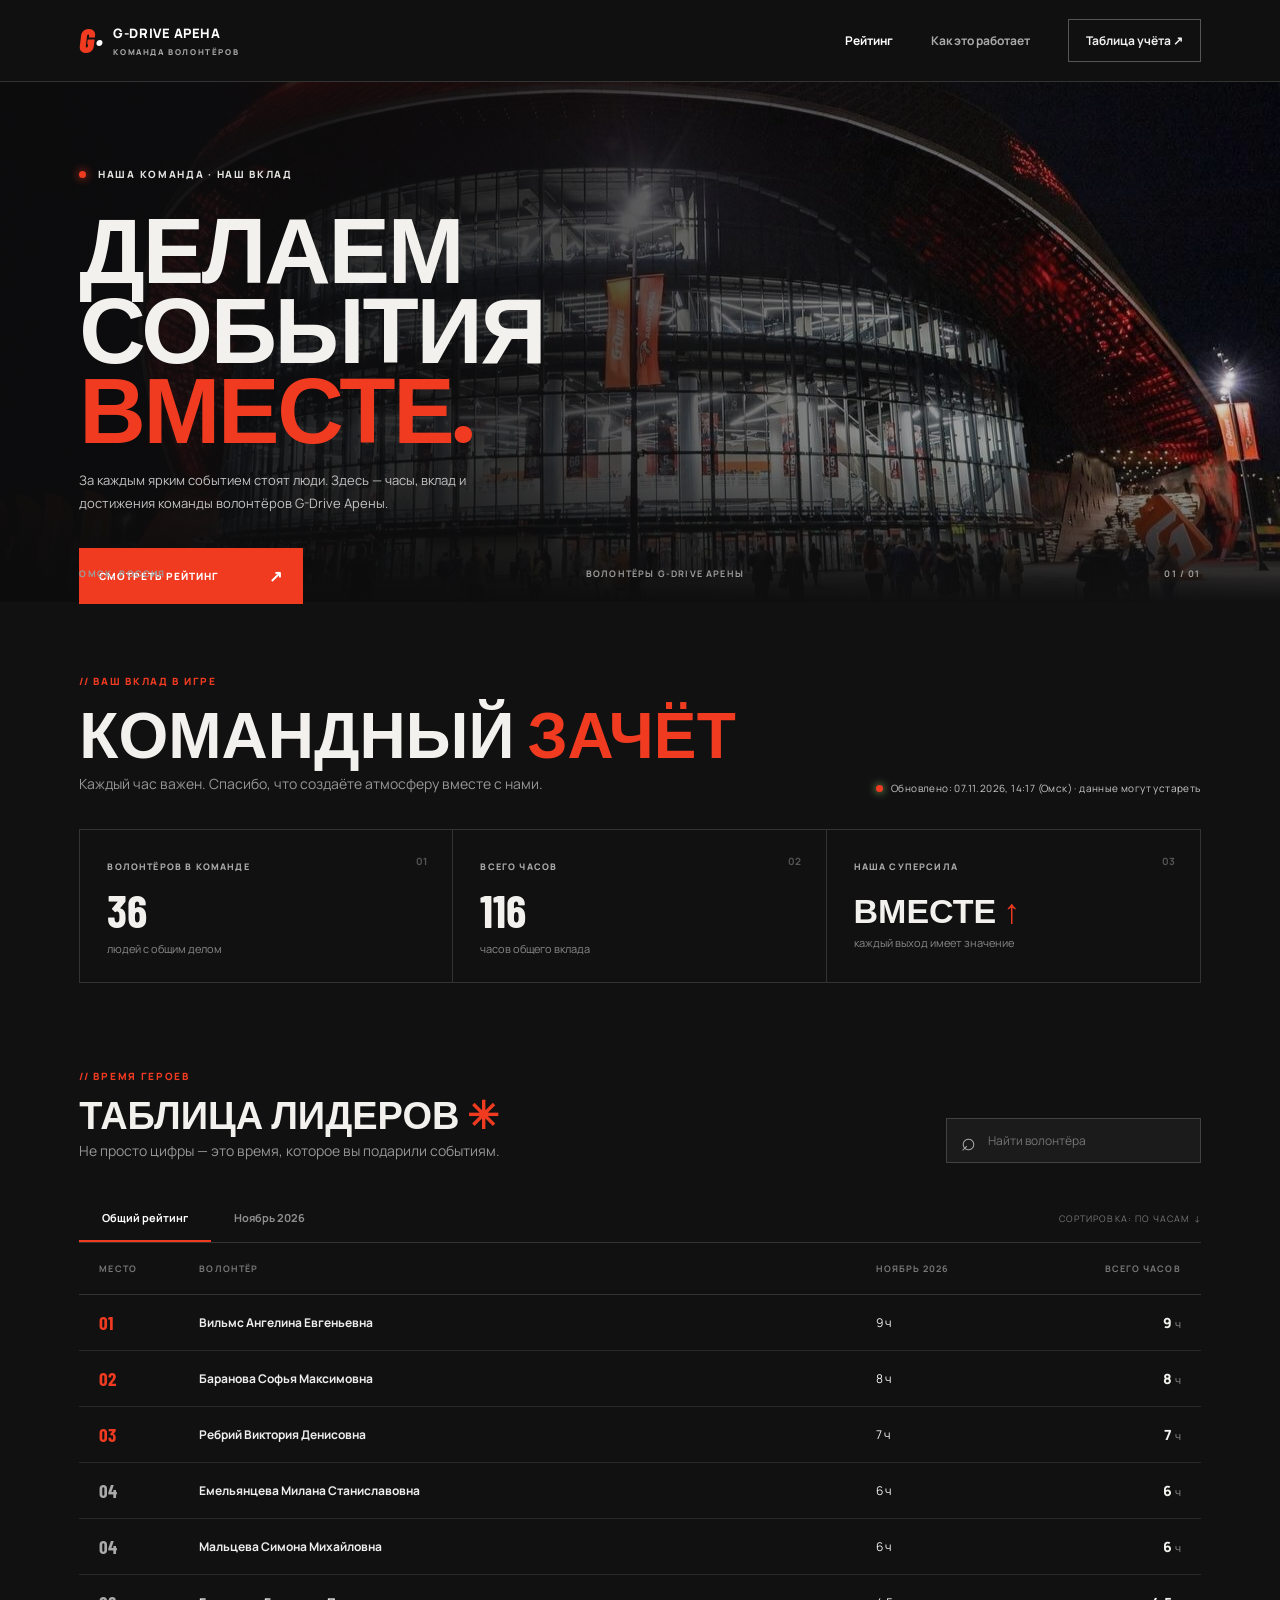
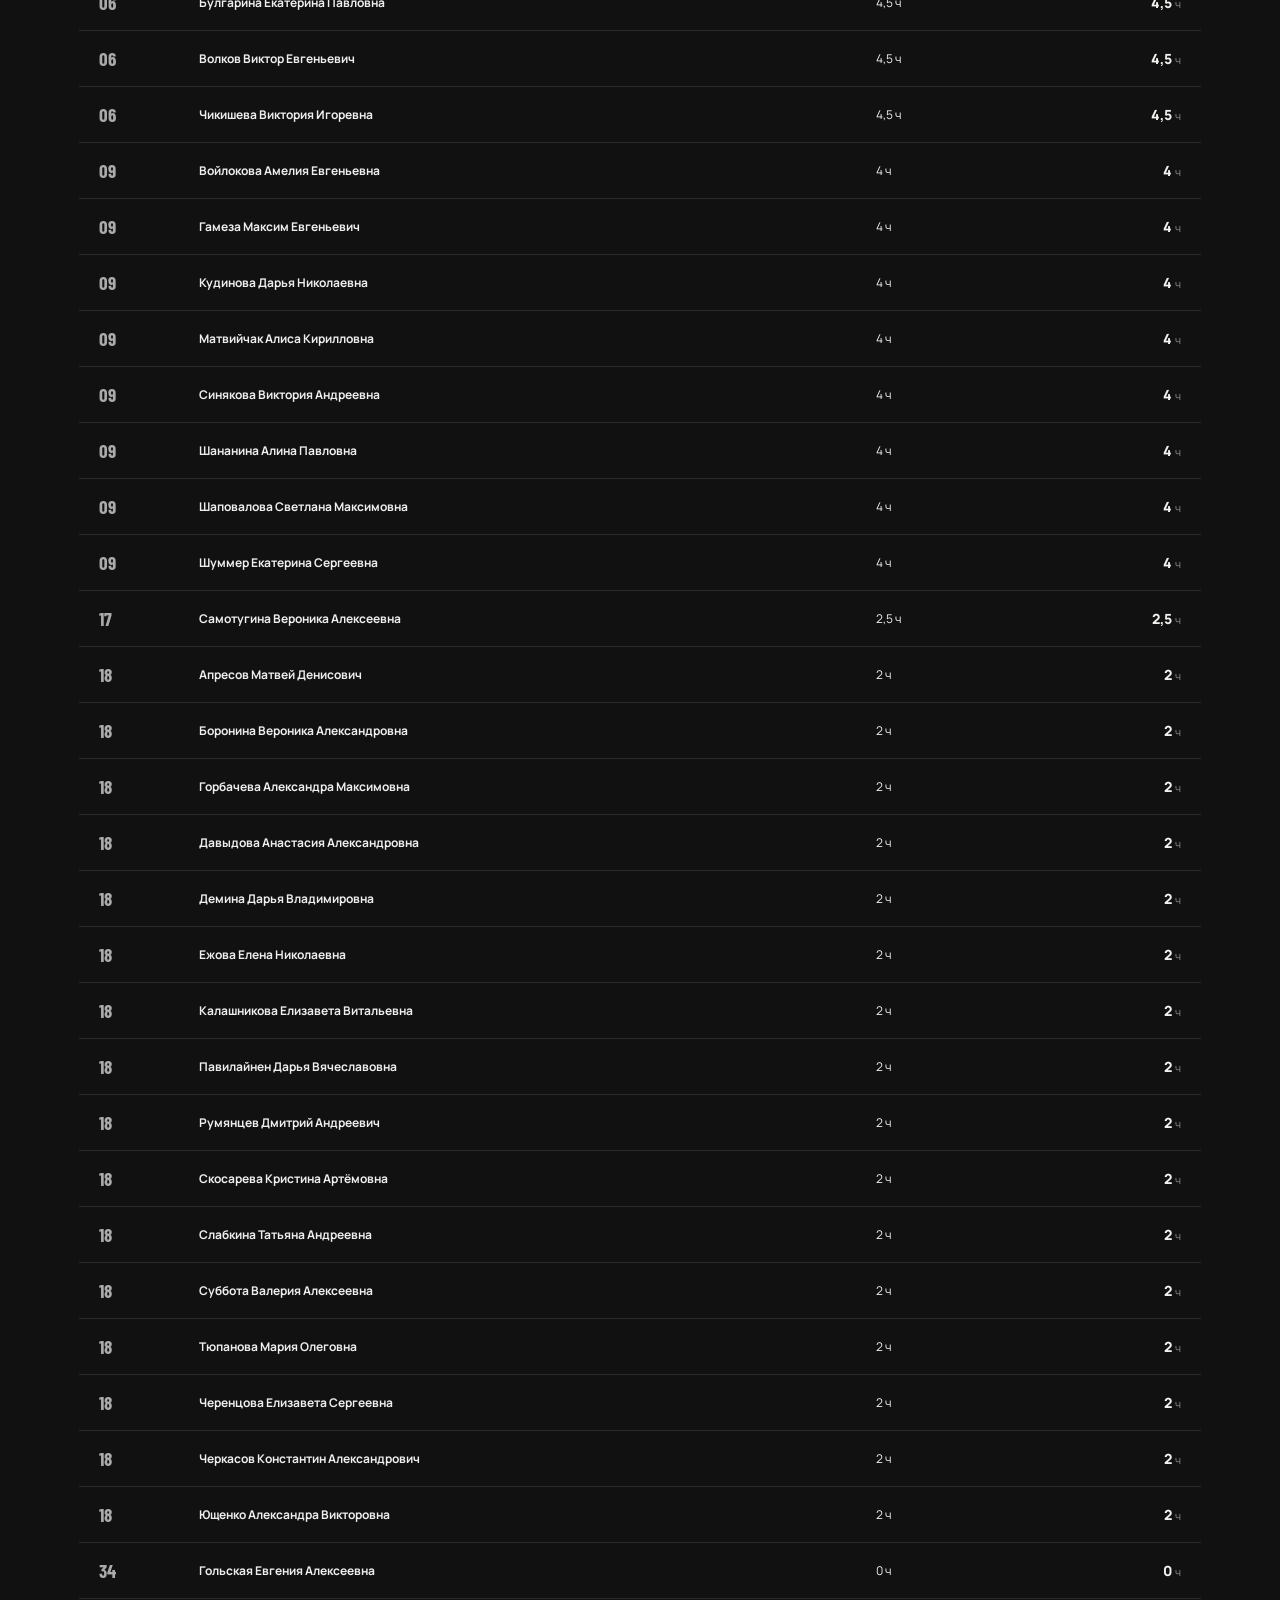
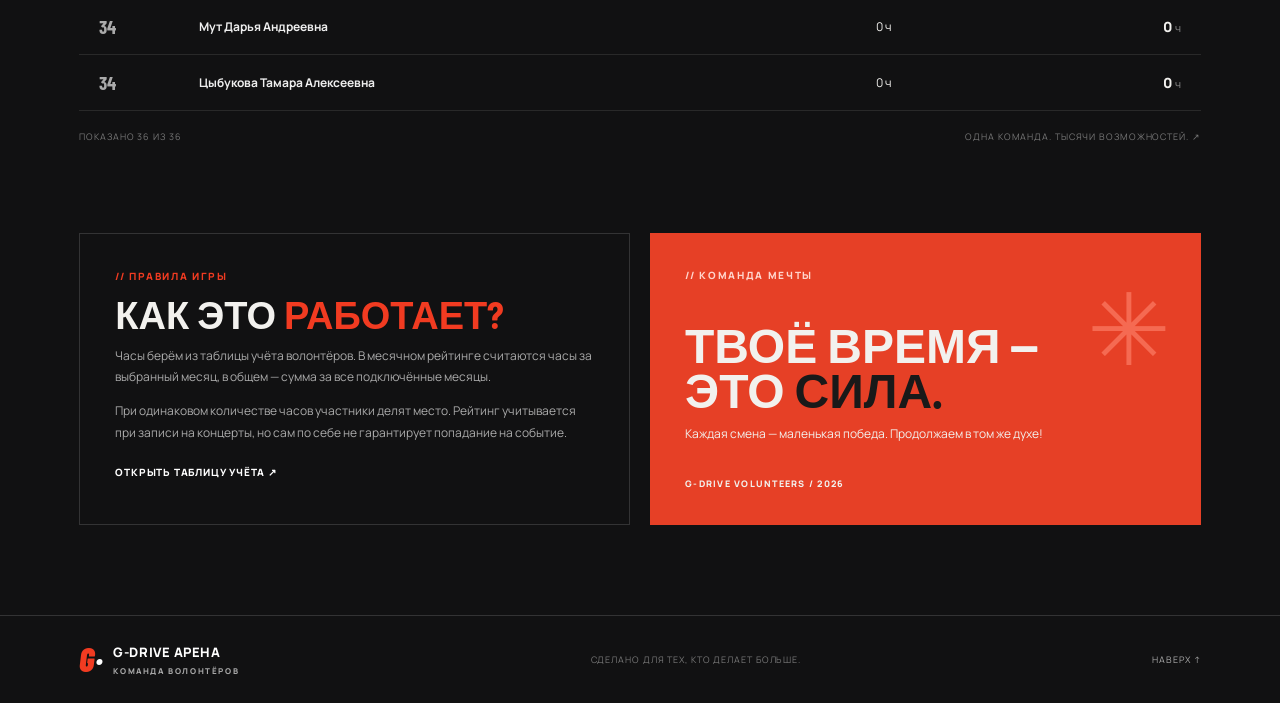
<file: index.html>
<!DOCTYPE html><html lang="ru"><head><meta charset="UTF-8"><meta name="viewport" content="width=device-width,initial-scale=1"><meta name="theme-color" content="#111112"><title>Рейтинг волонтёров · G-Drive Арена</title><link rel="stylesheet" href="style.css"></head><body>
<header class="top"><a class="brand" href="#"><span class="brand-mark">G<span>·</span></span><span>G-DRIVE АРЕНА<small>КОМАНДА ВОЛОНТЁРОВ</small></span></a><nav><a class="active" href="#rating">Рейтинг</a><a href="#about">Как это работает</a><a class="sheet-link" target="_blank" rel="noopener" href="https://docs.google.com/spreadsheets/d/1vxjVxL8NHHB-GuJGvRq5187hKFCitA-QqIOFusBU8Ro/edit?usp=sharing">Таблица учёта ↗</a></nav></header>
<main><section class="hero"><div class="hero-shade"></div><div class="hero-content"><div class="eyebrow"><span class="pulse"></span> НАША КОМАНДА · НАШ ВКЛАД</div><h1>ДЕЛАЕМ<br>СОБЫТИЯ <em>ВМЕСТЕ.</em></h1><p>За каждым ярким событием стоят люди. Здесь — часы, вклад и достижения команды волонтёров G-Drive Арены.</p><a href="#rating" class="button">СМОТРЕТЬ РЕЙТИНГ <span>↗</span></a></div><div class="hero-bottom"><span>ОМСК, РОССИЯ</span><span>ВОЛОНТЁРЫ G-DRIVE АРЕНЫ</span><span>01 / 01</span></div></section>
<section class="content" id="rating"><div class="section-top"><div><div class="eyebrow red">// ВАШ ВКЛАД В ИГРЕ</div><h2>КОМАНДНЫЙ <span>ЗАЧЁТ</span></h2><p class="muted intro">Каждый час важен. Спасибо, что создаёте атмосферу вместе с нами.</p></div><div class="live"><i></i><span id="status">Загружаем данные</span></div></div>
<div class="stats"><div class="stat"><span>ВОЛОНТЁРОВ В КОМАНДЕ</span><strong id="people">—</strong><small>людей с общим делом</small><b>01</b></div><div class="stat"><span>ВСЕГО ЧАСОВ</span><strong id="hours">—</strong><small>часов общего вклада</small><b>02</b></div><div class="stat quote"><span>НАША СУПЕРСИЛА</span><strong>ВМЕСТЕ <em>↑</em></strong><small>каждый выход имеет значение</small><b>03</b></div></div>
<div class="leader-head"><div><div class="eyebrow red">// ВРЕМЯ ГЕРОЕВ</div><h3>ТАБЛИЦА ЛИДЕРОВ <span>✳</span></h3><p class="muted">Не просто цифры — это время, которое вы подарили событиям.</p></div><div class="search"><span>⌕</span><input id="search" placeholder="Найти волонтёра" aria-label="Найти волонтёра"></div></div>
<div class="filters"><div id="tabs" class="tabs"></div><div class="sort-note">СОРТИРОВКА: ПО ЧАСАМ ↓</div></div><div class="table-wrap"><table><thead><tr><th>МЕСТО</th><th>ВОЛОНТЁР</th><th id="period-head">НОЯБРЬ 2026</th><th>ВСЕГО ЧАСОВ</th></tr></thead><tbody id="rows"><tr><td colspan="4" class="empty">Загружаем рейтинг...</td></tr></tbody></table></div><div class="table-footer"><span id="count">—</span><span>ОДНА КОМАНДА. ТЫСЯЧИ ВОЗМОЖНОСТЕЙ. ↗</span></div>
<div class="bottom-grid" id="about"><div class="info"><div class="eyebrow red">// ПРАВИЛА ИГРЫ</div><h3>КАК ЭТО <span>РАБОТАЕТ?</span></h3><p>Часы берём из таблицы учёта волонтёров. В месячном рейтинге считаются часы за выбранный месяц, в общем — сумма за все подключённые месяцы.</p><p>При одинаковом количестве часов участники делят место. Рейтинг учитывается при записи на концерты, но сам по себе не гарантирует попадание на событие.</p><a target="_blank" rel="noopener" href="https://docs.google.com/spreadsheets/d/1vxjVxL8NHHB-GuJGvRq5187hKFCitA-QqIOFusBU8Ro/edit?usp=sharing">ОТКРЫТЬ ТАБЛИЦУ УЧЁТА ↗</a></div><div class="motto"><div class="eyebrow">// КОМАНДА МЕЧТЫ</div><div class="star">✳</div><h3>ТВОЁ ВРЕМЯ —<br>ЭТО <em>СИЛА.</em></h3><p>Каждая смена — маленькая победа. Продолжаем в том же духе!</p><span>G-DRIVE VOLUNTEERS / 2026</span></div></div></section></main><footer><a class="brand footer-brand" href="#"><span class="brand-mark">G<span>·</span></span><span>G-DRIVE АРЕНА<small>КОМАНДА ВОЛОНТЁРОВ</small></span></a><span>СДЕЛАНО ДЛЯ ТЕХ, КТО ДЕЛАЕТ БОЛЬШЕ.</span><a href="#">НАВЕРХ ↑</a></footer><script src="snapshot.js"></script><script src="app.js"></script></body></html>
</file>
<file: style.css>
@import url('https://fonts.googleapis.com/css2?family=Barlow+Condensed:wght@500;600;700;800;900&family=Manrope:wght@400;500;600;700;800&display=swap');
:root{--red:#f13b21;--bg:#111112;--line:#333334;--muted:#969697}*{box-sizing:border-box}html{scroll-behavior:smooth}body{margin:0;background:var(--bg);color:#f2f1ee;font-family:Manrope,Arial,sans-serif;font-size:14px}.top{height:82px;display:flex;justify-content:space-between;align-items:center;padding:0 6.2%;border-bottom:1px solid #333;background:#101011}.brand{display:flex;gap:10px;align-items:center;color:white;text-decoration:none;font-weight:800;letter-spacing:.04em;font-size:13px}.brand-mark{font:900 italic 33px 'Barlow Condensed',sans-serif;color:var(--red);line-height:1}.brand-mark span{color:white}.brand small{display:block;font-size:8px;letter-spacing:.2em;color:#a7a7a7;margin-top:4px}.top nav{display:flex;align-items:center;gap:38px}.top nav a{color:#aaa;text-decoration:none;font-size:12px;font-weight:700}.top nav a.active{color:#fff}.top nav .sheet-link{border:1px solid #555;padding:12px 17px;color:#eee}.hero{height:520px;position:relative;background:url('arena.jpg') center 52%/cover}.hero-shade{position:absolute;inset:0;background:linear-gradient(90deg,rgba(12,12,13,.96) 0%,rgba(12,12,13,.83) 36%,rgba(12,12,13,.12) 100%),linear-gradient(0deg,#111112 0%,transparent 30%)}.hero-content{position:relative;padding:85px 6.2% 0;max-width:850px}.eyebrow{font-size:10px;font-weight:800;letter-spacing:.17em;color:#e1e1de}.pulse,.live i{display:inline-block;width:7px;height:7px;background:var(--red);border-radius:50%;margin-right:8px;box-shadow:0 0 10px var(--red)}h1,h2,h3,.stat strong{font-family:'Barlow Condensed',Impact,sans-serif}h1{font-size:clamp(55px,7.2vw,100px);line-height:.87;letter-spacing:-.025em;margin:25px 0 22px;font-weight:900}em{color:var(--red);font-style:normal}.hero p{max-width:440px;color:#c3c3c3;line-height:1.8;font-size:13px}.button{margin-top:20px;display:inline-flex;gap:50px;align-items:center;padding:17px 20px;background:var(--red);color:white;text-decoration:none;font-size:10px;font-weight:800;letter-spacing:.1em}.button span{font-size:16px}.hero-bottom{position:absolute;bottom:22px;left:6.2%;right:6.2%;display:flex;justify-content:space-between;color:#9d9d9d;font-size:9px;font-weight:700;letter-spacing:.13em}.content{max-width:1390px;margin:auto;padding:72px 6.2% 90px}.section-top,.leader-head{display:flex;align-items:end;justify-content:space-between;gap:20px}.red{color:var(--red)}h2{font-size:clamp(40px,5vw,64px);line-height:1;margin:13px 0 8px}h2 span,h3 span{color:var(--red)}.muted{color:var(--muted);line-height:1.6}.intro{margin:0}.live{font-size:10px;color:#c8c8c8;letter-spacing:.04em;white-space:nowrap}.live i{background:#a9dc75;box-shadow:0 0 8px #a9dc75}.stats{display:grid;grid-template-columns:repeat(3,1fr);margin-top:34px;border:1px solid var(--line)}.stat{padding:25px 27px;position:relative;min-height:145px;border-right:1px solid var(--line)}.stat:last-child{border:0}.stat>span{font-size:9px;letter-spacing:.13em;color:#aaa;font-weight:800}.stat strong{display:block;font-size:46px;line-height:1;margin:13px 0 5px}.stat small{color:#888;font-size:11px}.stat b{position:absolute;right:25px;top:24px;font-size:10px;color:#555}.quote strong{font-size:34px;margin-top:19px}.leader-head{margin-top:86px}.leader-head h3,.info h3{font-size:38px;line-height:1;margin:12px 0 7px}.leader-head p{margin:0}.search{display:flex;align-items:center;border:1px solid #424242;background:#1b1b1c;padding:0 14px;width:255px;height:45px}.search span{font-size:25px;color:#aaa;margin-right:10px}.search input{background:transparent;color:white;border:0;outline:0;width:100%;font:12px Manrope,Arial}.filters{margin-top:32px;display:flex;align-items:center;justify-content:space-between;border-bottom:1px solid var(--line)}.tabs{display:flex;overflow:auto}.tabs button{white-space:nowrap;border:0;border-bottom:2px solid transparent;background:none;color:#8e8e8e;padding:15px 23px;font:700 11px Manrope,Arial;cursor:pointer}.tabs button.selected{border-color:var(--red);color:#fff}.sort-note{font-size:9px;letter-spacing:.12em;color:#777;white-space:nowrap}.table-wrap{overflow-x:auto}table{width:100%;border-collapse:collapse;text-align:left}th{color:#777;font-size:9px;letter-spacing:.12em;padding:19px 20px;border-bottom:1px solid #343434}td{padding:16px 20px;border-bottom:1px solid #292929;font-size:12px}th:first-child,td:first-child{width:100px}th:nth-child(3),td:nth-child(3){width:190px}th:last-child,td:last-child{width:155px;text-align:right}td.name{font-weight:700;color:#eee}.rank{font:700 19px 'Barlow Condensed',sans-serif;color:#aaa}.rank.top-rank{color:var(--red)}.hours{font-weight:800;font-size:14px}.hours small{color:#777;font-weight:500;font-size:11px}.empty{text-align:center!important;padding:40px;color:#999}.table-footer{display:flex;justify-content:space-between;color:#777;font-size:9px;letter-spacing:.1em;padding-top:19px}.bottom-grid{display:grid;grid-template-columns:1fr 1fr;gap:20px;margin-top:90px}.info,.motto{padding:35px;border:1px solid var(--line);min-height:270px}.info p{color:#aaa;font-size:12px;line-height:1.8;max-width:550px}.info a{display:inline-block;color:#fff;text-decoration:none;margin-top:10px;font-size:10px;font-weight:800;letter-spacing:.08em}.motto{position:relative;overflow:hidden;background:#e64026;border:0}.motto .eyebrow{color:#ffd4cc}.motto h3{font-size:48px;line-height:.95;margin:40px 0 12px}.motto em{color:#191919}.motto p{font-size:12px}.motto>span{display:block;margin-top:35px;font-size:9px;letter-spacing:.14em;font-weight:800}.star{position:absolute;right:30px;top:25px;font-size:100px;color:#f56a52}footer{border-top:1px solid var(--line);padding:27px 6.2%;display:flex;align-items:center;justify-content:space-between;color:#777;font-size:9px;letter-spacing:.1em}footer>a:last-child{color:#aaa;text-decoration:none}@media(max-width:700px){.top{height:68px;padding:0 5%}.top nav{gap:14px}.top nav a:not(.sheet-link){display:none}.top nav .sheet-link{font-size:10px;padding:10px}.hero{height:500px;background-position:60% center}.hero-shade{background:linear-gradient(90deg,rgba(12,12,13,.94),rgba(12,12,13,.5)),linear-gradient(0deg,#111,transparent 35%)}.hero-content{padding:85px 5% 0}.hero-bottom{left:5%;right:5%}.hero-bottom span:nth-child(2){display:none}.content{padding:55px 5%}.section-top,.leader-head{align-items:start;flex-direction:column}.stats{grid-template-columns:1fr 1fr}.stat{min-height:125px;padding:20px}.stat:nth-child(2){border:0}.stat:last-child{grid-column:span 2;border-top:1px solid var(--line)}.leader-head{margin-top:65px}.search{width:100%}.sort-note{display:none}th,td{padding:14px 10px}table{min-width:570px}.table-footer span:last-child{display:none}.bottom-grid{grid-template-columns:1fr;margin-top:60px}.info,.motto{padding:25px}footer>span{display:none}}
</file>
